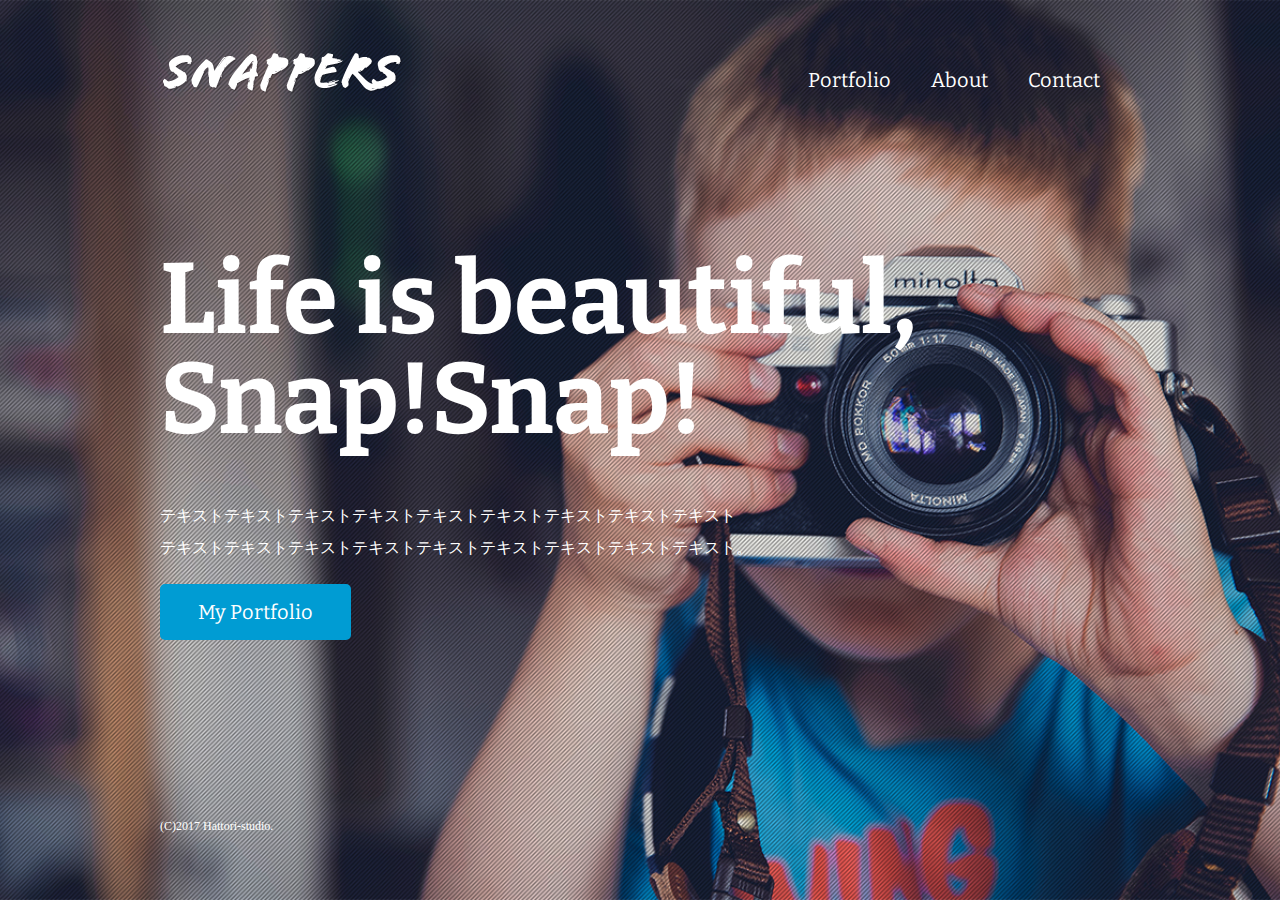
<file: index.html>
<!DOCTYPE html>
<html>
		<head>
				<meta charset="UTF-8">
				<title>風景写真家「SNAPPERS」Official Website</title>
				<link href="https://fonts.googleapis.com/css?family=Bitter:400,700&display=swap" rel="stylesheet">
				<link href="css/style.css" rel="stylesheet">
		</head>
		<body id="index">
				<header>
						<div class="logo">
								<a href="index.html"><img src="images/logo.png" alt="SNAPPERS"></a>
						</div>
						<nav>
								<ul class="global-nav">
										<li><a href="profile.html">Portfolio</a></li>
										<li><a href="about.html">About</a></li>
										<li><a href="contact.html">Contact</a></li>
								</ul>
						</nav>
				</header>
				<div id="wrap">
						<div class="content">
							<h1>Life is beautiful, Snap!Snap!</h1>
							<p>テキストテキストテキストテキストテキストテキストテキストテキストテキスト<br>テキストテキストテキストテキストテキストテキストテキストテキストテキスト。</p>
							<p class="btn"><a href="portfolio.html">My Portfolio</a></p>
						</div>
				</div>
				<footer>
						<small>(C)2017 Hattori-studio.</small>
				</footer>
		</body>
</html>
</file>
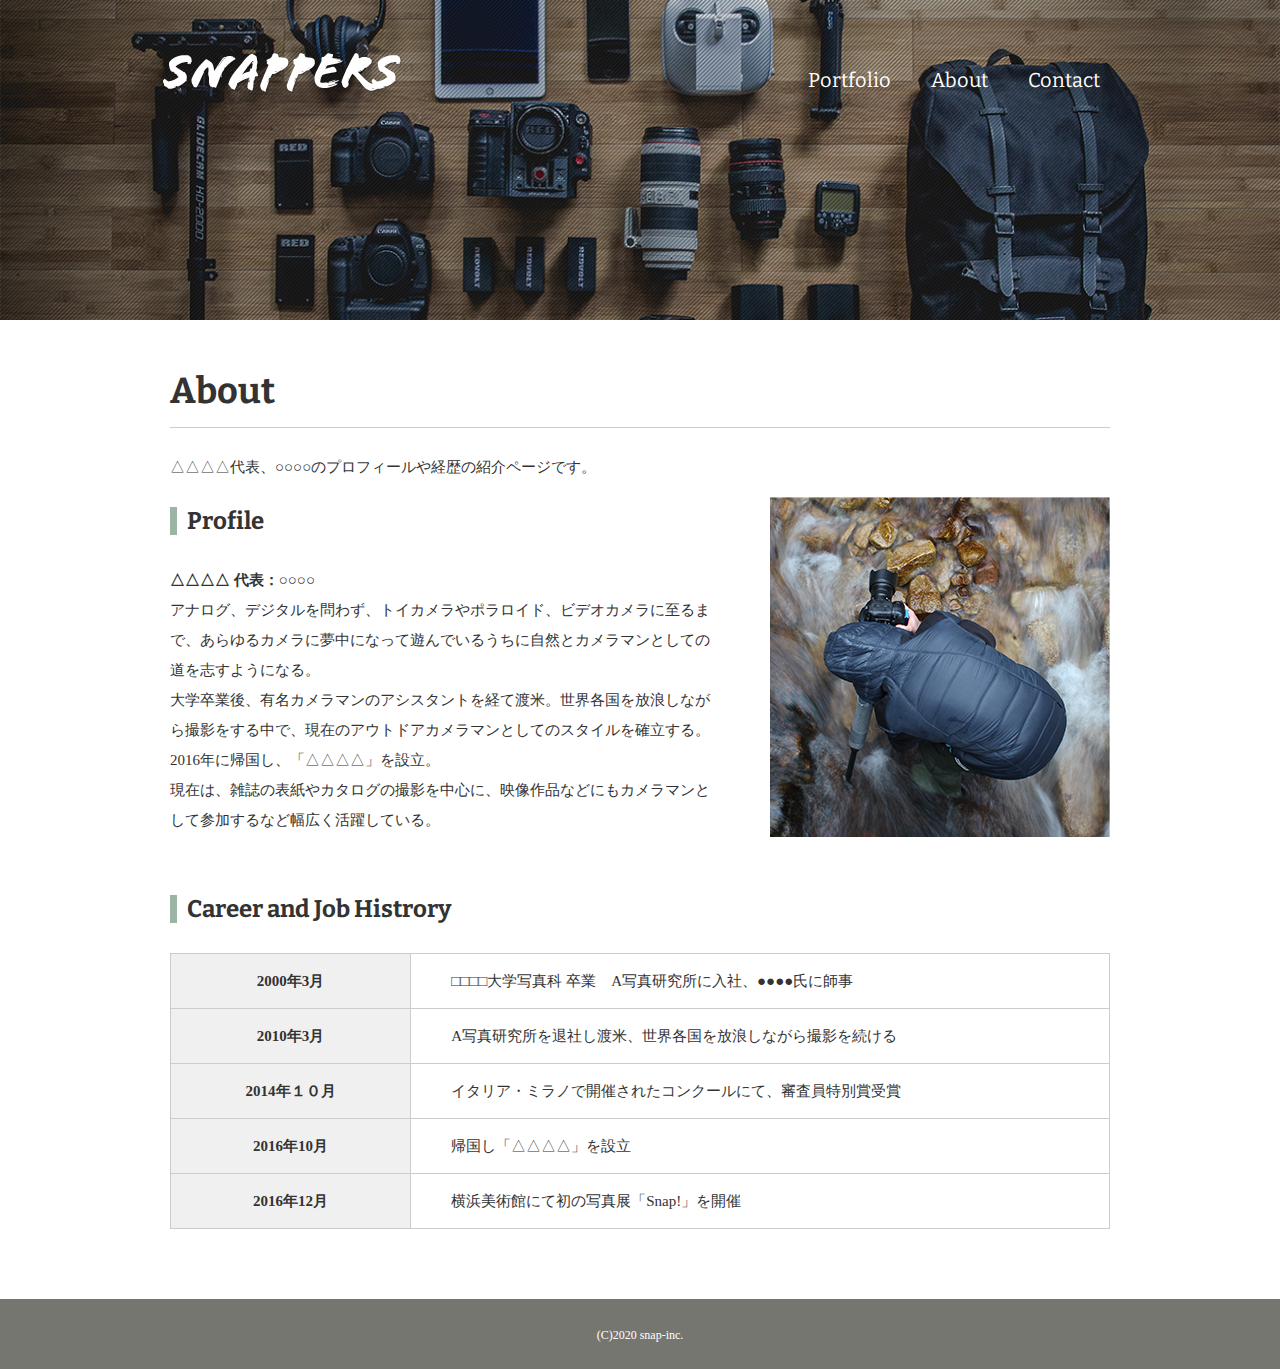
<file: about.html>
<!DOCTYPE html>
<html>
		<head>
				<meta charset="UTF-8">
				<title>風景写真家「SNAPPERS」Official Website</title>
				<link href="https://fonts.googleapis.com/css?family=Bitter:400,700&display=swap" rel="stylesheet">
				<link href="css/style.css" rel="stylesheet">
		</head>
		<body id="about">
				<header>
						<div class="logo">
								<a href="index.html"><img src="images/logo.png" alt="SNAPPERS"></a>
						</div>
						<nav>
								<ul class="global-nav">
										<li><a href="portfolio.html">Portfolio</a></li>
										<li><a href="about.html">About</a></li>
										<li><a href="contact.html">Contact</a></li>
								</ul>
						</nav>
				</header>
				<div id="wrap">
						<div class="content">
							<div class="main-center">
								<h1>About</h1>
								<p>△△△△代表、○○○○のプロフィールや経歴の紹介ページです。</p>
								<section class="profile clearfix">
									<div class="profile-txt">
										<h2 class="icon">Profile</h2>
            				<p><span>△△△△ 代表：○○○○</span><br>アナログ、デジタルを問わず、トイカメラやポラロイド、ビデオカメラに至るまで、あらゆるカメラに夢中になって遊んでいるうちに自然とカメラマンとしての道を志すようになる。<br>大学卒業後、有名カメラマンのアシスタントを経て渡米。世界各国を放浪しながら撮影をする中で、現在のアウトドアカメラマンとしてのスタイルを確立する。2016年に帰国し、「△△△△」を設立。<br>現在は、雑誌の表紙やカタログの撮影を中心に、映像作品などにもカメラマンとして参加するなど幅広く活躍している。</p>
									</div>
									<img src="images/about-profile.png" alt="山田太郎のプロフィール画像" class="profile-image">
								</section>
								<section class="career">
									<h2 class="icon">Career and Job Histrory</h2>
									<table>
										<tr>
											<th>2000年3月</th>
											<td>□□□□大学写真科 卒業　A写真研究所に入社、●●●●氏に師事</td>
										</tr>
										<tr>
											<th>2010年3月</th>
											<td>A写真研究所を退社し渡米、世界各国を放浪しながら撮影を続ける</td>
										</tr>
										<tr>
											<th>2014年１０月</th>
											<td>イタリア・ミラノで開催されたコンクールにて、審査員特別賞受賞</td>
										</tr>
										<tr>
											<th>2016年10月</th>
											<td>帰国し「△△△△」を設立</td>
										</tr>
										<tr>
											<th>2016年12月</th>
											<td>横浜美術館にて初の写真展「Snap!」を開催</td>
										</tr>
									</table>
								</section>
							</div>
						</div>
				</div>
				<footer>
						<small>(C)2020 snap-inc.</small>
				</footer>
		</body>
</html>
</file>
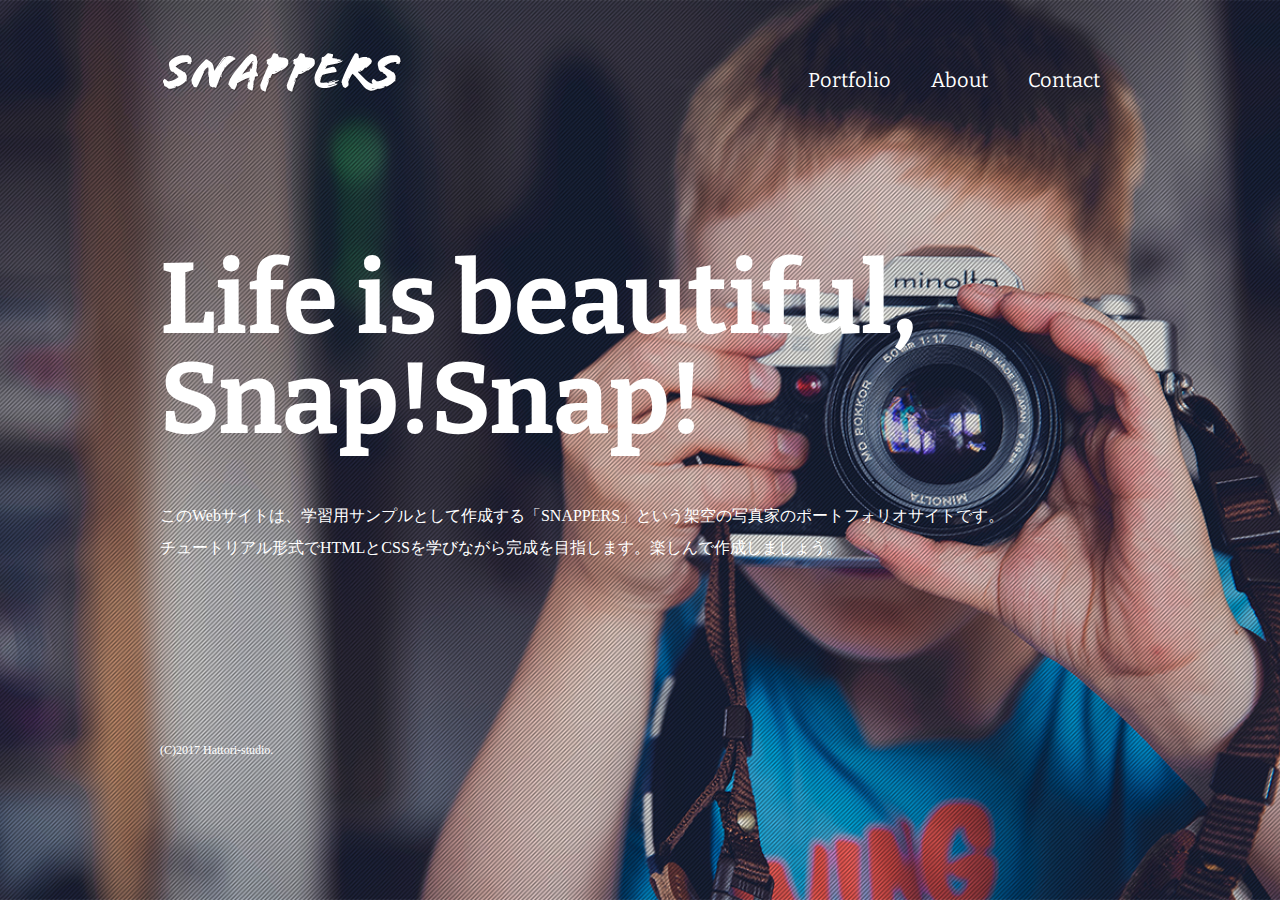
<file: common.html>
<!DOCTYPE html>
<html>
		<head>
				<meta charset="UTF-8">
				<title>風景写真家「SNAPPERS」Official Website</title>
				<link href="https://fonts.googleapis.com/css?family=Bitter:400,700&display=swap" rel="stylesheet">
				<link href="css/style.css" rel="stylesheet">
		</head>
		<body id="index">
				<header>
						<div class="logo">
								<a href="index.html"><img src="images/logo.png" alt="SNAPPERS"></a>
						</div>
						<nav>
								<ul class="global-nav">
										<li><a href="profile.html">Portfolio</a></li>
										<li><a href="about.html">About</a></li>
										<li><a href="contact.html">Contact</a></li>
								</ul>
						</nav>
				</header>
				<div class="wrap">
						<div class="content">
							<h1>Life is beautiful, Snap!Snap!</h1>
							<p>このWebサイトは、学習用サンプルとして作成する「SNAPPERS」という架空の写真家のポートフォリオサイトです。<br>チュートリアル形式でHTMLとCSSを学びながら完成を目指します。楽しんで作成しましょう。</p>
						</div>
				</div>
				<footer>
						<small>(C)2017 Hattori-studio.</small>
				</footer>
		</body>
</html>
</file>
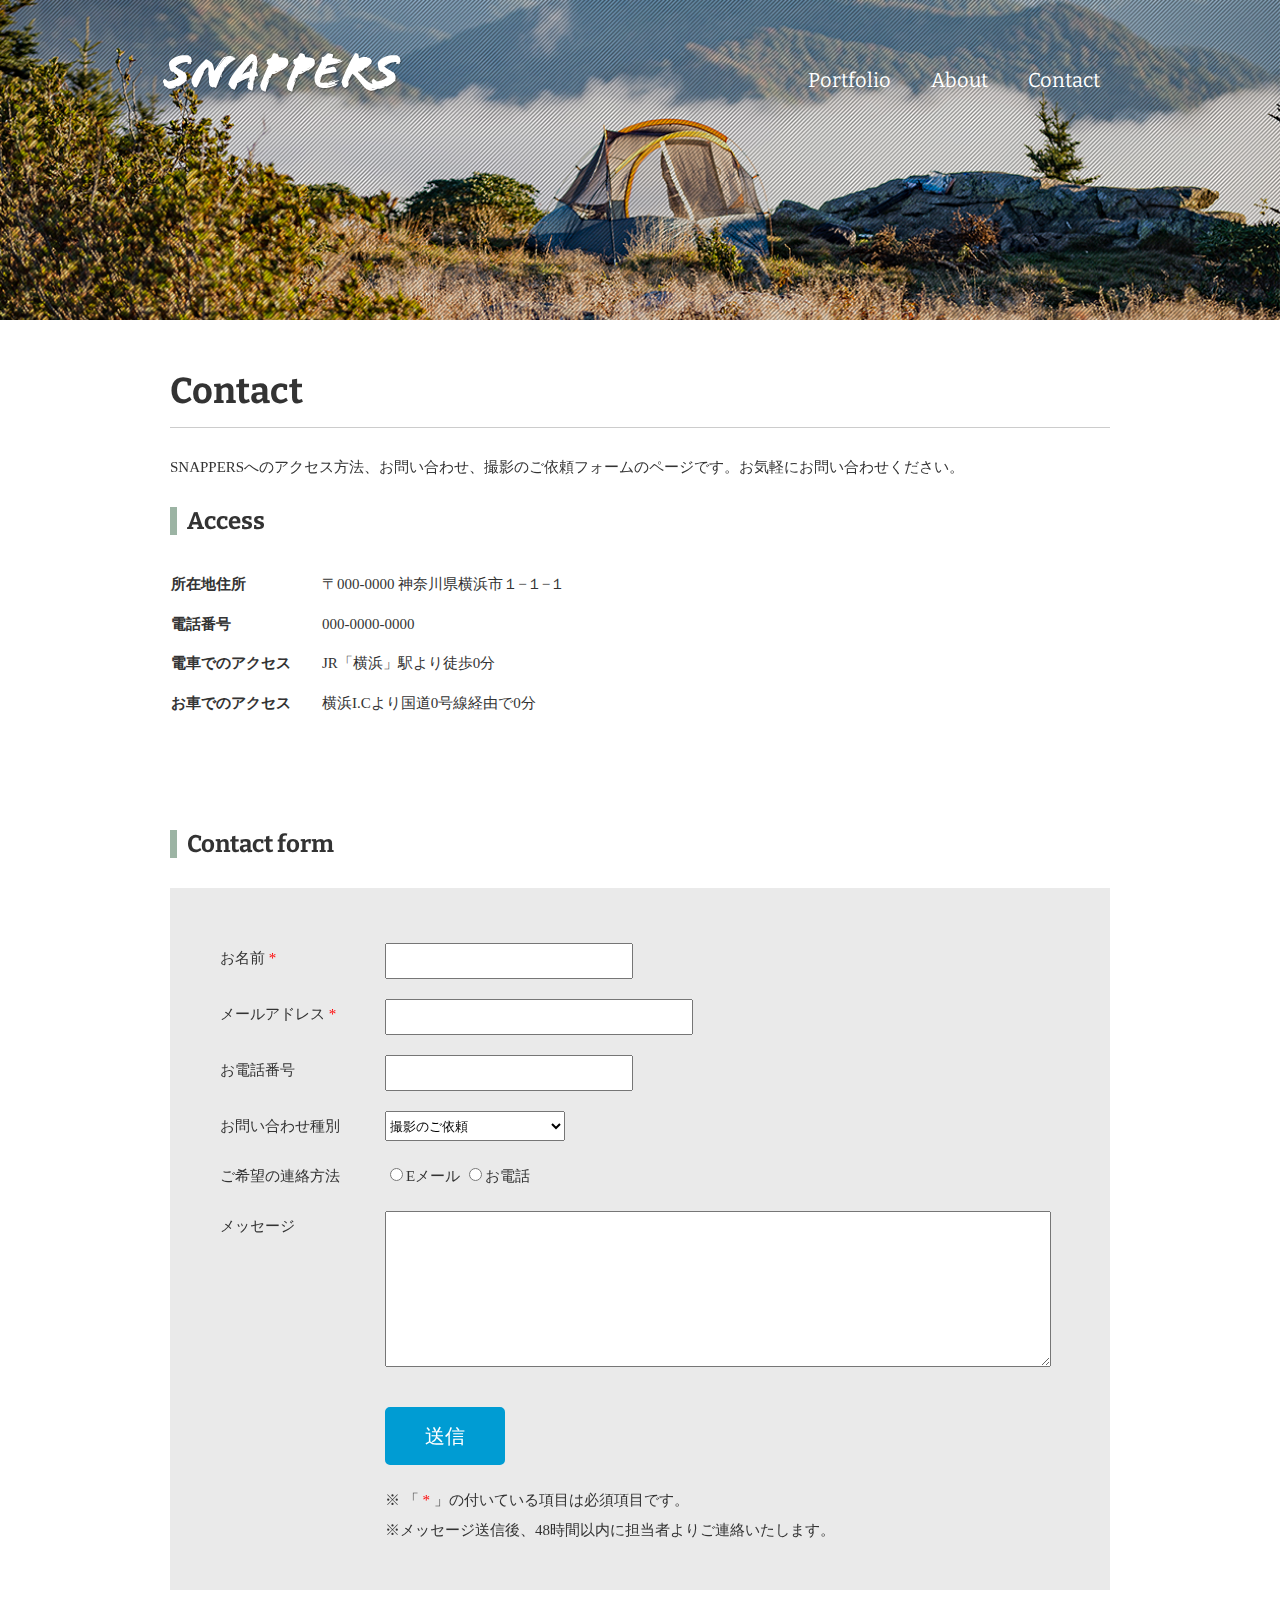
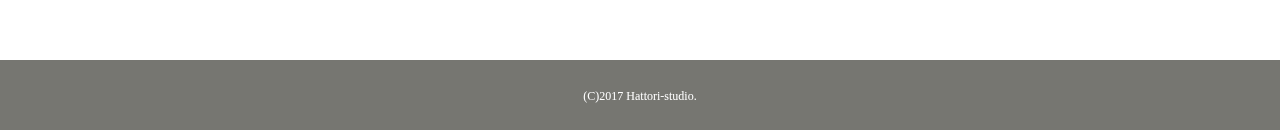
<file: contact.html>
<!DOCTYPE html>
<html>
		<head>
				<meta charset="UTF-8">
				<title>Contact|風景写真家「SNAPPERS」</title>
				<link href="https://fonts.googleapis.com/css?family=Bitter:400,700&display=swap" rel="stylesheet">
				<link href="css/style.css" rel="stylesheet">
		</head>
		<body id="contact">
				<header>
						<div class="logo">
								<a href="index.html"><img src="images/logo.png" alt="SNAPPERS"></a>
						</div>
						<nav>
								<ul class="global-nav">
										<li><a href="portfolio.html">Portfolio</a></li>
										<li><a href="about.html">About</a></li>
										<li><a href="contact.html">Contact</a></li>
								</ul>
						</nav>
				</header>
				<div id="wrap">
						<div class="content">
							<div class="main-center">
								<h1>Contact</h1>
								<p>SNAPPERSへのアクセス方法、お問い合わせ、撮影のご依頼フォームのページです。お気軽にお問い合わせください。</p>
								<section class="access clearfix">
									<h2 class="icon">Access</h2>
									<table>
										<tr>
											<th>所在地住所</th>
											<td>〒000-0000 神奈川県横浜市１−１−１</td>
										</tr>
										<tr>
											<th>電話番号</th>
											<td>000-0000-0000</td>
										</tr>
										<tr>
											<th>電車でのアクセス</th>
											<td>JR「横浜」駅より徒歩0分</td>
										</tr>
										<tr>
											<th>お車でのアクセス</th>
											<td>横浜I.Cより国道0号線経由で0分</td>
										</tr>
									</table>
									<iframe src="https://www.google.com/maps/embed?pb=!1m18!1m12!1m3!1d8354.078980566494!2d139.62273533945663!3d35.46410006398323!2m3!1f0!2f0!3f0!3m2!1i1024!2i768!4f13.1!3m3!1m2!1s0x60185c0df6cfd2f1%3A0xbbbca6f36b5235f5!2z5qiq5rWc6aeF!5e0!3m2!1sja!2sjp!4v1581951078887!5m2!1sja!2sjp" width="460" height="220" frameborder="0" style="border:0;" allowfullscreen=""></iframe>
								</section>
								<section>
									<h2 class="icon">Contact form</h2>
									<div class="form">
										<form>
											<dl>
												<dt><span class="required">お名前</span></dt>
												<dd><input type="text" name="name" class="name" required></dd>
												<dt><span class="required">メールアドレス</span></dt>
												<dd><input type="text" name="email" class="email" required></dd>
												<dt>お電話番号</dt>
												<dd><input type="tel" name="tel" class="tel"></dd>
												<dt>お問い合わせ種別</dt>
												<dd>
													<select name="type" class="type">
														<option value="撮影のご依頼">撮影のご依頼</option>
														<option value="講演・各種メディア出演のご依頼">講演・各種メディア出演のご依頼</option>
														<option value="その他お問い合わせ">その他お問い合わせ</option>
													</select>
												</dd>
												<dt>ご希望の連絡方法</dt>
												<dd>
													<input type="radio" name="contact" value="Eメール">Eメール
													<input type="radio" name="contact" value="お電話">お電話
												</dd>
												<dt>メッセージ</dt>
												<dd>
													<textarea name="message" class="message"></textarea>
												</dd>
											</dl>
											<button type="submit" class="btn">送信</button>
										</form>
										<div class="attention">
											<p>※ 「<span class="required"></span>」の付いている項目は必須項目です。<br>※メッセージ送信後、48時間以内に担当者よりご連絡いたします。</p>
										</div>
									</div>
								</section>
							</div>
						</div>
				</div>
				<footer>
						<small>(C)2017 Hattori-studio.</small>
				</footer>
		</body>
</html>
</file>
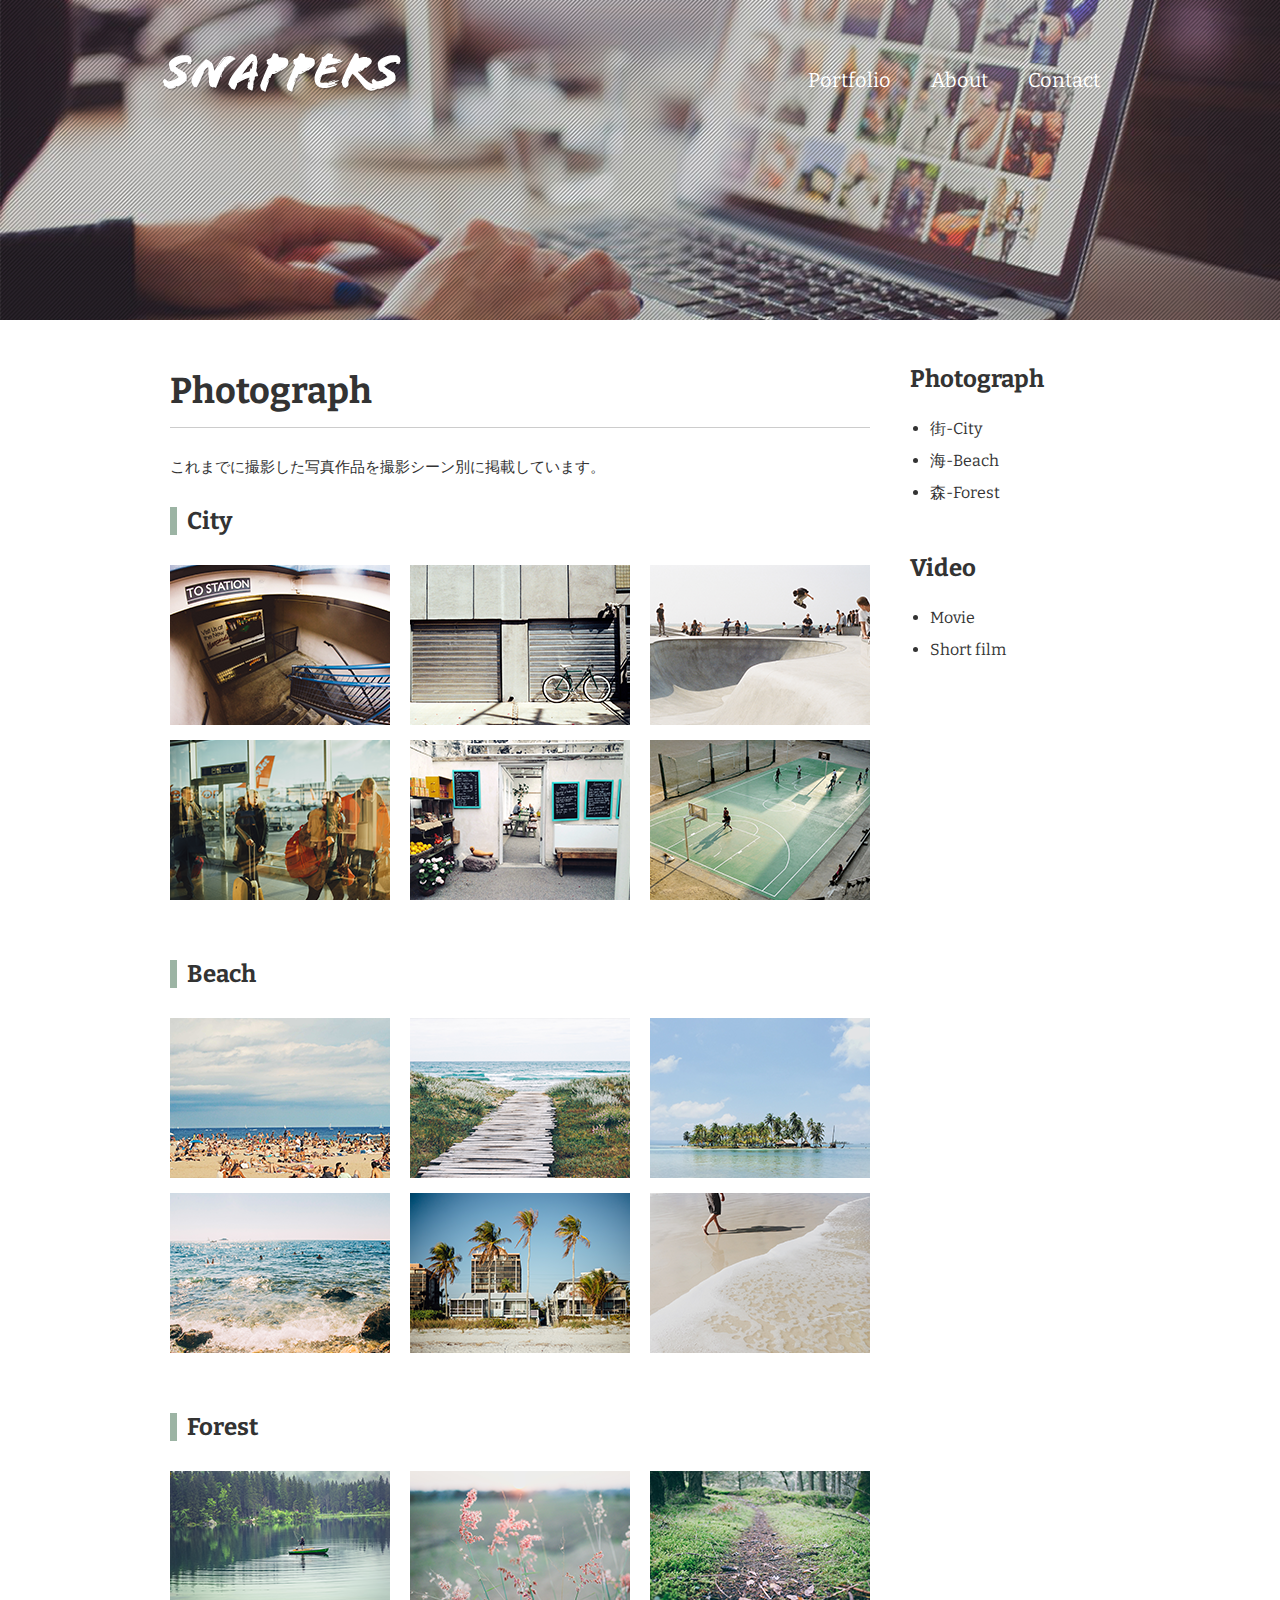
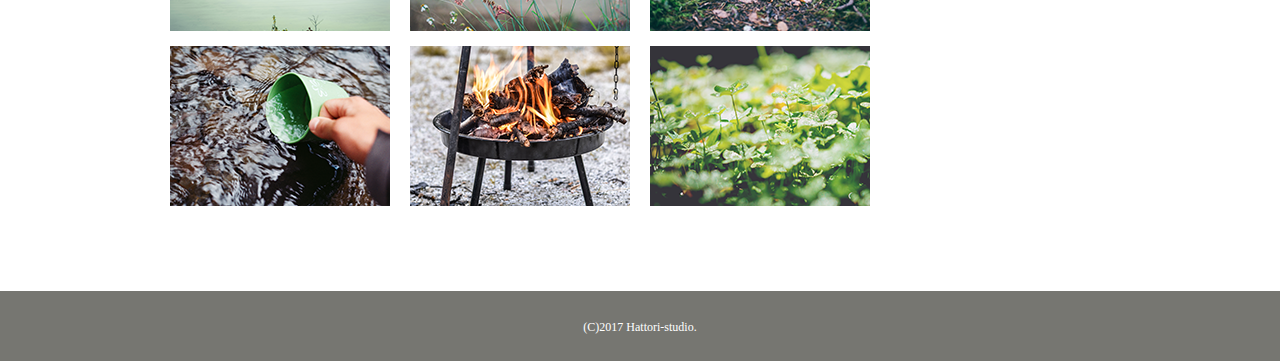
<file: photograph.html>
<!DOCTYPE html>
<html>
		<head>
				<meta charset="UTF-8">
				<title>Photograpg|風景写真家「SNAPPERS」</title>
				<link href="https://fonts.googleapis.com/css?family=Bitter:400,700&display=swap" rel="stylesheet">
				<link href="css/style.css" rel="stylesheet">
		</head>
		<body id="photograph">
				<header>
						<div class="logo">
								<a href="index.html"><img src="images/logo.png" alt="SNAPPERS"></a>
						</div>
						<nav>
								<ul class="global-nav">
										<li><a href="profile.html">Portfolio</a></li>
										<li><a href="about.html">About</a></li>
										<li><a href="contact.html">Contact</a></li>
								</ul>
						</nav>
				</header>
				<div id="wrap" class="clearfix">
						<div class="content">
							<div class="main">
								<h1>Photograph</h1>
								<p>これまでに撮影した写真作品を撮影シーン別に掲載しています。</p>
								<section id="city">
									<h2 class="icon">City</h2>
									<ul class="clearfix photograph-list">
										<li><img src="images/photograph-city-01.png" alt="駅への階段"></li>
										<li><img src="images/photograph-city-02.png" alt="自電車とシャッター"></li>
										<li><img src="images/photograph-city-03.png" alt="スケートパーク"></li>
										<li><img src="images/photograph-city-04.png" alt="エアポート"></li>
										<li><img src="images/photograph-city-05.png" alt="雑貨を扱う店舗"></li>
										<li><img src="images/photograph-city-06.png" alt="ストリートバスケ"></li>
									</ul>
								</section>
								<section id="beach">
									<h2 class="icon">Beach</h2>
									<ul class="clearfix photograph-list">
										<li><img src="images/photograph-beach-01.png" alt="海水浴場"></li>
										<li><img src="images/photograph-beach-02.png" alt="ビーチへ続く道"></li>
										<li><img src="images/photograph-beach-03.png" alt="離れ小島"></li>
										<li><img src="images/photograph-beach-04.png" alt="岩場と波"></li>
										<li><img src="images/photograph-beach-05.png" alt="ヤシの木"></li>
										<li><img src="images/photograph-beach-06.png" alt="波打ち際"></li>
									</ul>
								</section>
								<section id="forest">
									<h2 class="icon">Forest</h2>
									<ul class="clearfix photograph-list">
										<li><img src="images/photograph-forest-01.png" alt="岩と小舟"></li>
										<li><img src="images/photograph-forest-02.png" alt="可憐な花"></li>
										<li><img src="images/photograph-forest-03.png" alt="森の小径"></li>
										<li><img src="images/photograph-forest-04.png" alt="清流をカップで掬う"></li>
										<li><img src="images/photograph-forest-05.png" alt="焚き火台"></li>
										<li><img src="images/photograph-forest-06.png" alt="新芽と若葉"></li>
									</ul>
								</section>
							</div>
							<aside class="sidebar">
								<section>
									<h2>Photograph</h2>
									<ul>
										<li><a href="photograph.html#city">街-City</a></li>
										<li><a href="photograph.html#beach">海-Beach</a></li>
										<li><a href="photograph.html#forest">森-Forest</a></li>
									</ul>
								</section>
								<section>
									<h2>Video</h2>
									<ul>
										<li><a href="video.html#movie">Movie</a></li>
										<li><a href="video.html#short-film">Short film</a></li>
									</ul>
								</section>
							</aside>
						</div>
				</div>
				<footer>
						<small>(C)2017 Hattori-studio.</small>
				</footer>
		</body>
</html>
</file>
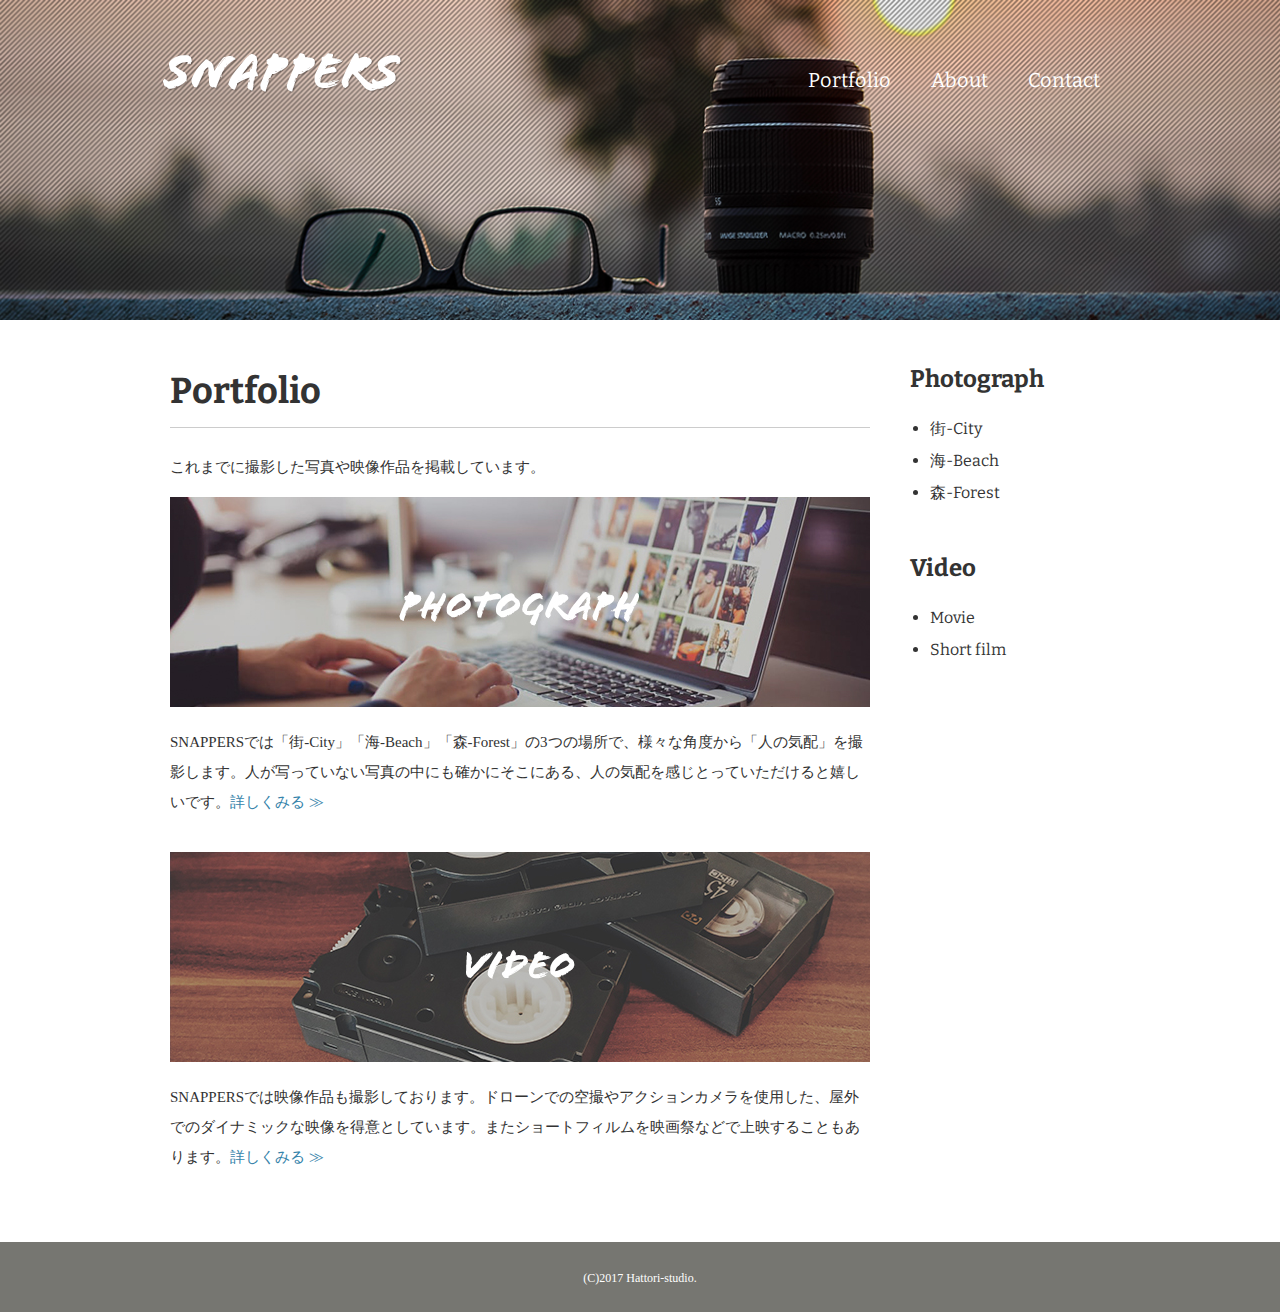
<file: portfolio.html>
<!DOCTYPE html>
<html>
		<head>
				<meta charset="UTF-8">
				<meta name="viewport" content="width=device-width,initial-scale=1">
				<title>Portfolio|風景写真家「SNAPPERS」</title>
				<link href="https://fonts.googleapis.com/css?family=Bitter:400,700&display=swap" rel="stylesheet">
				<link href="css/style.css" rel="stylesheet">
		</head>
		<body id="portfolio">
				<header>
						<div class="logo">
								<a href="index.html"><img src="images/logo.png" alt="SNAPPERS"></a>
						</div>
						<nav>
								<ul class="global-nav">
										<li><a href="portfolio.html">Portfolio</a></li>
										<li><a href="about.html">About</a></li>
										<li><a href="contact.html">Contact</a></li>
								</ul>
						</nav>
				</header>
				<div id="wrap" class="clearfix">
					<div class="content">
						<div class="main">
							<h1>Portfolio</h1>
							<p>これまでに撮影した写真や映像作品を掲載しています。</p>
							<section>
								<h2>
									<a href="photograph.html"><img src="images/portfolio-photo.jpg" alt="PHOTOGRAPH"></a>
								</h2>
									<p>SNAPPERSでは「街-City」「海-Beach」「森-Forest」の3つの場所で、様々な角度から「人の気配」を撮影します。人が写っていない写真の中にも確かにそこにある、人の気配を感じとっていただけると嬉しいです。<a href="photograph.html">詳しくみる ≫</a></p>
							</section>
							<section>
								<h2>
									<a href="video.html"><img src="images/portfolio-video.jpg" alt="VIDEO"></a>
								</h2>
								<p>SNAPPERSでは映像作品も撮影しております。ドローンでの空撮やアクションカメラを使用した、屋外でのダイナミックな映像を得意としています。またショートフィルムを映画祭などで上映することもあります。<a href="video.html">詳しくみる ≫</a></p>
							</section>
						</div>
						<aside class="sidebar">
							<section>
								<h2>Photograph</h2>
								<ul>
									<li><a href="photograph.html#city">街-City</a></li>
									<li><a href="photograph.html#beach">海-Beach</a></li>
									<li><a href="photograph.html#forest">森-Forest</a></li>
								</ul>
							</section>
							<section>
								<h2>Video</h2>
								<ul>
									<li><a href="video.html#movie">Movie</a></li>
									<li><a href="video.html#short-film">Short film</a></li>
								</ul>
							</section>
						</aside>
					</div>
				</div>
				<footer>
					<small>(C)2017 Hattori-studio.</small>
				</footer>
		</body>
</html>
</file>
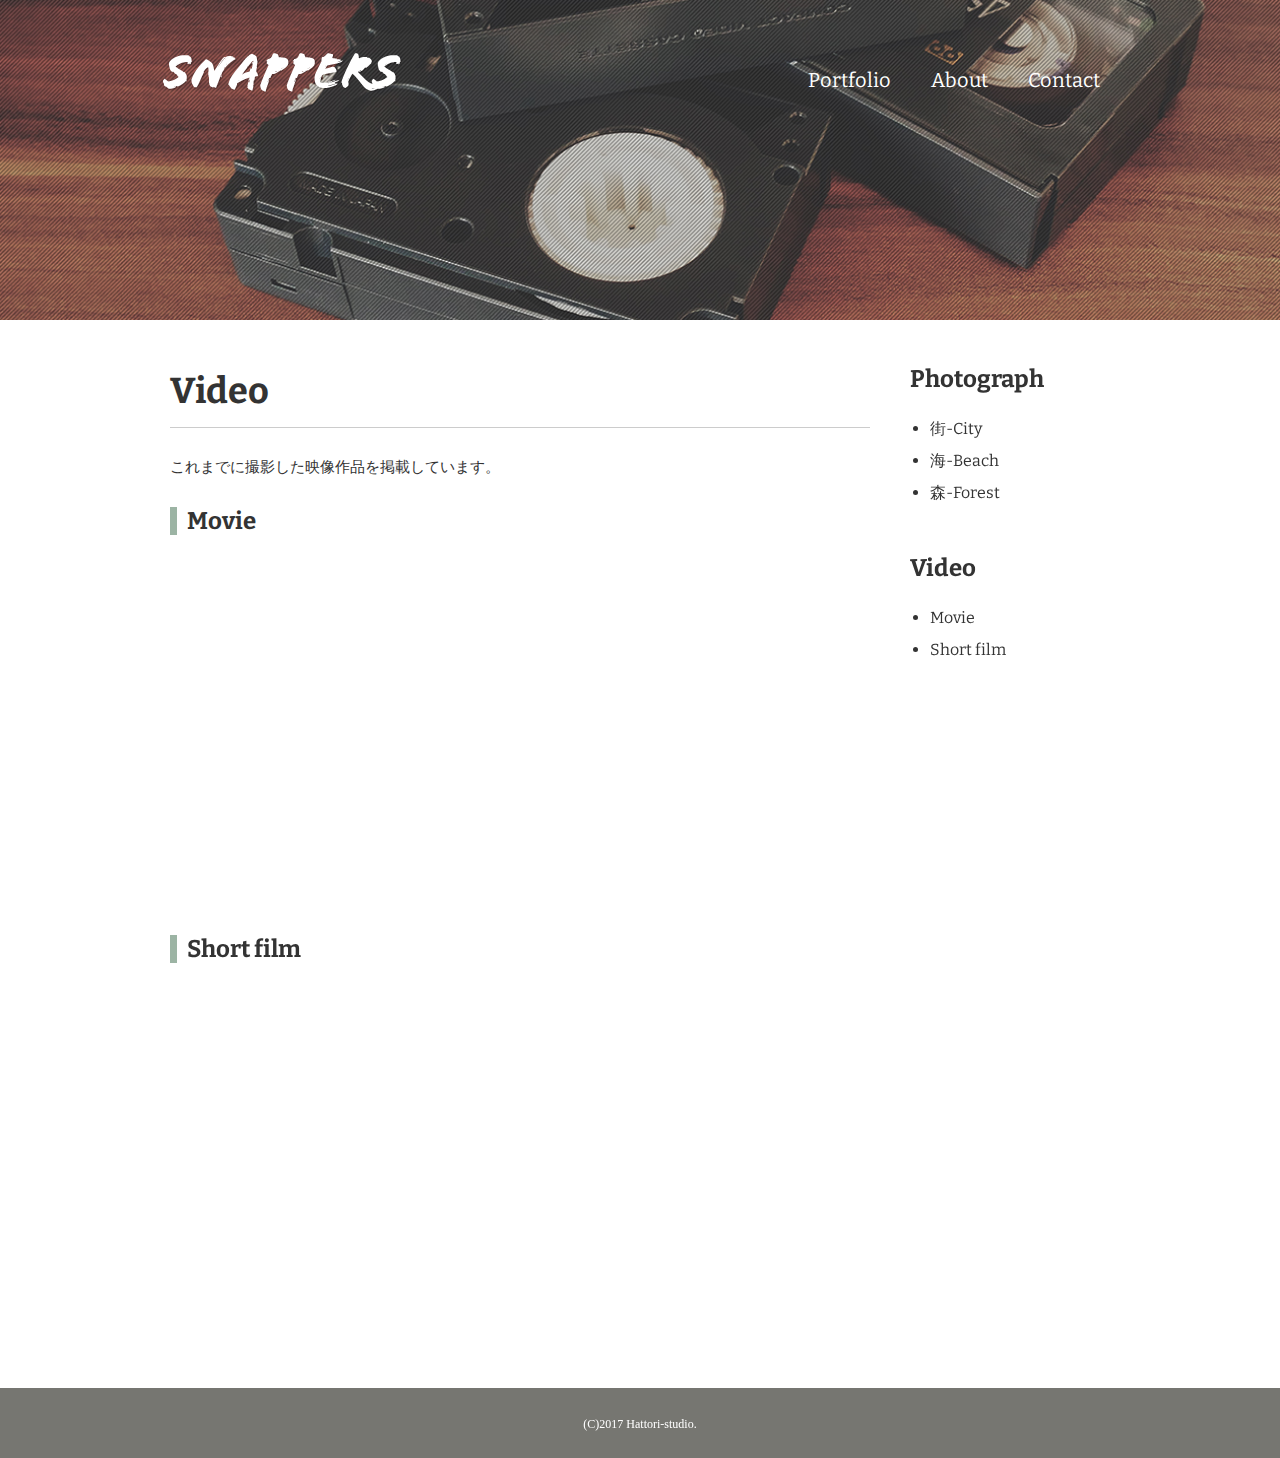
<file: video.html>
<!DOCTYPE html>
<html>
<head>
<meta charset="UTF-8">
<title>Video｜風景写真家「SNAPPERS」</title>
<link href="https://fonts.googleapis.com/css?family=Bitter:400,700" rel="stylesheet">
<link href="css/style.css" rel="stylesheet">
</head>
<body id="video">
  
  <!-- header始まり -->
  <header>
    <div class="logo">
      <a href="index.html"><img src="images/logo.png" alt="SNAPPERS"></a>
    </div>
    <nav>
      <ul class="global-nav">
        <li><a href="portfolio.html">Portfolio</a></li>
        <li><a href="about.html">About</a></li>
        <li><a href="contact.html">Contact</a></li>
      </ul>
    </nav>
  </header>
  <!-- header終わり -->
  
  <!-- wrap始まり -->
  <div id="wrap" class="clearfix">
    <div class="content">
      <div class="main">
        <h1>Video</h1>
        <p>これまでに撮影した映像作品を掲載しています。</p>
        <section id="movie">
          <h2 class="icon">Movie</h2>
					<iframe width="700" height="315" src="https://www.youtube.com/embed/C6CCYX2glIk" frameborder="0" allow="accelerometer; autoplay; encrypted-media; gyroscope; picture-in-picture" allowfullscreen></iframe>
        </section>
				<section id="short">
          <h2 class="icon">Short film</h2>
					<iframe width="700" height="315" src="https://www.youtube.com/embed/lZJnkNUX6nI" frameborder="0" allow="accelerometer; autoplay; encrypted-media; gyroscope; picture-in-picture" allowfullscreen></iframe>
        </section>
      </div>
      <aside class="sidebar">
        <section>
          <h2>Photograph</h2>
          <ul>
            <li><a href="photograph.html#city">街-City</a></li>
            <li><a href="photograph.html#beach">海-Beach</a></li>
            <li><a href="photograph.html#forest">森-Forest</a></li>
          </ul>
        </section>
        <section>
          <h2>Video</h2>
          <ul>
            <li><a href="video.html#movie">Movie</a></li>
            <li><a href="video.html#short">Short film</a></li>
          </ul>
        </section>
      </aside>
    </div>
  </div>
  <!-- wrap終わり -->
  
  <!-- footer始まり -->
  <footer>
    <small>(C)2017 Hattori-studio.</small>
  </footer>
  <!-- footer終わり -->
  
</body>
</html>
</file>
<file: css/style.css>
@charset "utf-8";
body {
	margin: 0;
	padding: 0;
	background-color: #cccccc;
	color: #333333;
	font-size: 15px;
	line-height: 2;
}
p,h1,h2,h3,h4,h5,h6 {
	margin-top: 0;
}
img {
	vertical-align: bottom;
}
ul {
	margin: 0;
	padding: 0;
}
a {
	color: #3583aa;
	text-decoration: none;
}
a:visited	{
	color: #788d98;
}
a:hover {
	text-decoration: underline;
}
h1 {
	font-family: 'Bitter', serif;
	font-size: 36px;
	border-bottom: 1px solid #cccccc;
}
h2 {
	font-family: 'Bitter', serif;
	font-size: 24px;
}
/* header要素に適用するプロパティ */
header {
	width: 960px;
	height: 100px;
	margin: 0 auto;
}
.logo {
	float: left;
	margin-top: 50px;
}
.global-nav {
	float: right;
	margin-top: 60px;
}
.global-nav li {
	float: left;
	margin: 0 20px;
	font-size: 20px;
	list-style: none;
	font-family: 'Bitter', serif;
}
.global-nav li a {
	color: #ffffff;
}
.global-nav li a:hover {
	border-bottom: 2px solid #ffffff;
	padding-bottom: 3px;
	text-decoration: none;
}
/* body要素に適用するプロパティ */
#wrap {
	clear: both;
	background-color: #ffffff;
	margin-top: 220px;
	padding: 35px 0;
}
#index #wrap {
	background-color: transparent;
	margin-top: 0;
	padding: 0;
}
.main-center {
	width: 940px;
	margin: 0 auto;
}
.content {
	width: 960px;
	margin: 0 auto;
}
#index .content {
	margin-top: 150px;
}
#index h1 {
	font-size: 100px;
	line-height: 1;
	color: #ffffff;
	font-family: 'Bitter', serif;
	margin-bottom: 50px;
	border: none;
}
#index p {
	font-size: 16px;
	color: #ffffff;
}
.btn a {
	background-color: #009cd3;
	color: #ffffff;
	font-size: 20px;
	font-family: 'Bitter', serif;
	width: 185px;
	display: block;
	text-align: center;
	line-height: 50px;
	margin-top: 20px;
	border-radius: 5px;
	border: 3px solid #009cd3;
}
.btn a:hover {
	text-decoration: none;
	background-color: #ffffff;
	color: #009cd3;
}
#index {
	background-image: url(../images/bg-index.jpg);
	background-repeat: no-repeat;
	background-position: center center;
	background-attachment: fixed;
	background-size: cover;
}
#about {
	background-image: url(../images/bg-about.jpg);
	background-repeat: no-repeat;
	background-position: center top;
	background-attachment: fixed;
	background-size: 100% auto;
}
.icon:before {
	content: "";
	padding-right: 10px;
	border-left: 7px solid #9cb4a4;
}
#about .profile-txt {
	width: 540px;
	float: left;
}
#about .profile-txt span {
	font-weight: bold;
}
#about .profile-image {
	float: right;
}
.clearfix:after {
	content:"";
	display: block;
	clear: both;
}
section {
	margin-bottom: 35px;
}
#about .career th {
	width: 240px;
	background-color: #f0f0f0;
	padding: 12px 0;
	border: 1px solid #cccccc;
}
#about .career td {
	width: 660px;
	padding: 12px 0 12px 40px;
	border: 1px solid #cccccc;
}
table {
	border-spacing: 0;
	border-collapse: collapse;
}
#portfolio {
	background-image: url(../images/bg-portfolio.jpg);
	background-repeat: no-repeat;
	background-position: center top;
	background-attachment: fixed;
	background-size: 100% auto;
}
.main {
	width: 700px;
	margin: 0 10px;
	float: left;
}
.sidebar {
	width: 200px;
	margin: 0 10px 0 30px;
	float: right;
	font-family: 'Bitter', serif;
}
a img:hover {
	opacity: 0.8;
}
.sidebar h2 {
	margin-bottom: 10px;
}
.sidebar ul {
	font-size: 16px;
	margin-left: 20px;
}
.sidebar ul a {
	color: #333333;
}
#photograph {
	background-image: url(../images/bg-photograph.jpg);
	background-repeat: no-repeat;
	background-position: center top;
	background-attachment: fixed;
	background-size: 100% auto;
}
#photograph .photograph-list li {
	float: left;
	list-style: none;
	margin: 0 20px 15px 0;
}
#photograph .photograph-list li:nth-child(3n) {
	margin-right: 0;
}
#video {
	background-image: url(../images/bg-video.jpg);
	background-repeat: no-repeat;
	background-position: center top;
	background-attachment: fixed;
	background-size: 100% auto;
}
#contact {
	background-image: url(../images/bg-contact.jpg);
	background-repeat: no-repeat;
	background-position: center top;
	background-attachment: fixed;
	background-size: 100% auto;
}
#contact .access table {
	float: left;
}
#contact .access th,
#contact .access td {
	text-align: left;
	vertical-align: top;
	line-height: 2.5;
}
#contact .access td {
	padding-left: 30px;
}
#contact .access iframe {
	width: 460px;
	float: right;
}
#contact .form {
	background-color: #eaeaea;
	padding: 30px 50px;
}
#contact .form dl dt {
	width: 165px;
	padding: 10px 0;
	float: left;
	clear: both;
}
#contact .form dl dd {
	padding: 10px 0;
}
#contact .form .name {
	width: 240px;
	height: 30px;
}
#contact .form .email {
	width: 300px;
	height: 30px;
}
#contact .form .tel {
	width: 240px;
	height: 30px;
}
#contact .form .type {
	width: 180px;
	height: 30px;
}
#contact .form .message {
	width: 660px;
	height: 150px;
}
#contact .form button {
	background-color: #009cd3;
	color: #ffffff;
	font-size: 20px;
	font-family: 'Bitter', serif;
	width: 120px;
	display: block;
	text-align: center;
	line-height: 50px;
	margin-top: 20px;
	border-radius: 5px;
	border: 3px solid #009cd3;
	margin-left: 165px;
}
#contact .form button:hover {
	background-color: #ffffff;
	color: #009cd3;
	cursor: pointer;
}
#contact .form .required:after {
	content: " * ";
	color: #ff0000;
}
#contact .form .attention {
	margin: 20px 0 0 165px;
}
/* footer要素に適用するプロパティ */
footer {
	text-align: center;
	color: #ffffff;
	padding: 20px 0;
	background-color: #767671;
}
footer small {
	font-size: 12px;
}
#index footer {
	width: 960px;
	margin: 150px auto 0 auto;
	text-align: left;
	background-color: transparent;
}

@media screen and (max-width:600px) {
/*	画面サイズが600px以下の場合に適用 */
	body {
		font-size: 3.5vw;
	}
	h1 {
		font-size: 7.2vw;
	}
	h2 {
		font-size: 6vw;
	}
	header {
		width: auto;
		margin: 0 5%;
	}
	.logo {
		float: none;
		margin-top: 60px;
		text-align: center;
	}
	.global-nav {
		float: none;
		margin-top: 40px;
		text-align: center;
	}
	.global-nav li {
		display: inline;
		float: none;
		margin: 0 8px;
	}
	#wrap {
		margin-top: 40px;
		padding: 35px 0 0;
	}
	.content {
		width: 100%;
	}
	.main {
		float: none;
		width: auto;
		margin: 0 5%;
	}
	h2 img {
		max-width: 100%;
	}
	#portfolio {
		background-image: url(../images/bg-portfolio-sp.jpg);
	}
	.sidebar {
		width: auto;
		float: none;
		margin: 0;
		padding: 30px 10% 10px;
		background-color: #f7f6f4;
	}
}
</file>
